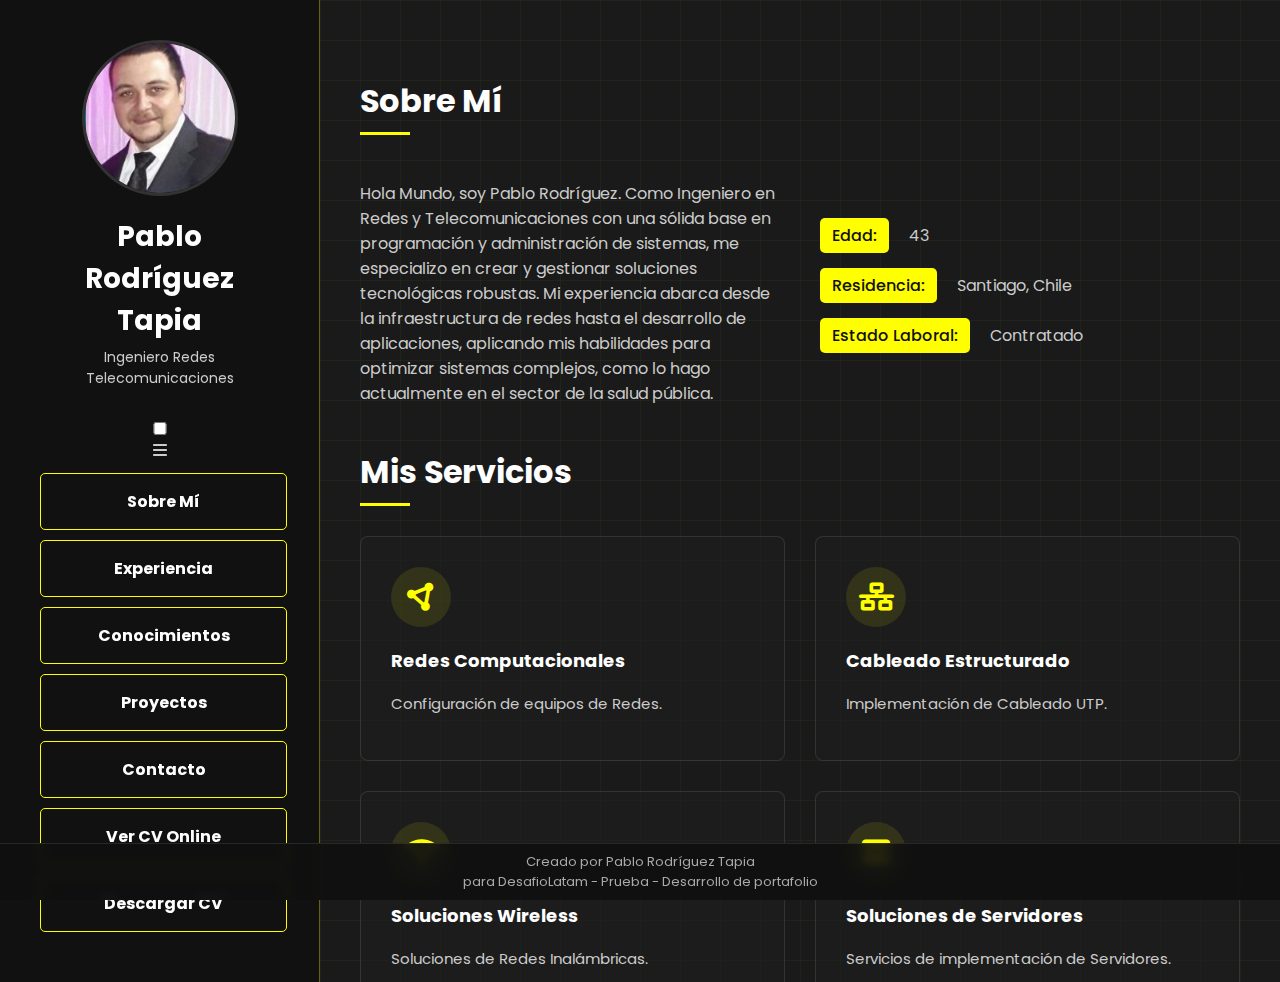
<file: index.html>
<!DOCTYPE html>
<html lang="es">
<head>
    <meta charset="UTF-8">
    <meta name="viewport" content="width=device-width, initial-scale=1.0">
    <title>Pablo Rodríguez - CV y Portafolio</title>
    <link rel="icon" href="assets/images/favicon.ico" type="image/x-icon">
    <link rel="stylesheet" href="assets/css/style.css"> 
    <link rel="preconnect" href="https://fonts.googleapis.com">
    <link rel="preconnect" href="https://fonts.gstatic.com" crossorigin>
    <link href="https://fonts.googleapis.com/css2?family=Poppins:wght@400;500;700&display=swap" rel="stylesheet">
    <link rel="stylesheet" href="https://cdnjs.cloudflare.com/ajax/libs/font-awesome/6.5.2/css/all.min.css" />
</head>
<body class="pagina-principal">

    <div class="contenedor-portafolio">
        <aside class="barra-lateral">
            <div class="seccion-perfil">
                <div class="imagen-perfil">
                    <img src="assets/images/yo.png" alt="Foto de Pablo Rodríguez">
                </div>
                <h1 class="nombre-perfil">Pablo Rodríguez Tapia</h1>
                <p class="titulo-perfil">Ingeniero Redes Telecomunicaciones</p>
                
                <input type="checkbox" id="menu-toggle" class="menu-toggle">
                <label for="menu-toggle" class="boton-hamburguesa" aria-label="Abrir menú">
                    <i class="fa-solid fa-bars"></i>
                </label>
                
                <nav class="navegacion-principal">
                    <a href="assets/seccion/sobre-mi.html" class="boton-navegacion" target="content-frame">Sobre Mí</a>
                    <a href="assets/seccion/experiencia.html" class="boton-navegacion" target="content-frame">Experiencia</a>
                    <a href="assets/seccion/conocimientos.html" class="boton-navegacion" target="content-frame">Conocimientos</a>
                    <a href="assets/seccion/proyectos.html" class="boton-navegacion" target="content-frame">Proyectos</a>
                    <a href="assets/seccion/contacto.html" class="boton-navegacion" target="content-frame">Contacto</a>
                    <a href="assets/seccion/curriculum.html" class="boton-navegacion" target="content-frame">Ver CV Online</a>
                    <a href="assets/arch/CV-Pablo_Rodriguez.pdf" class="boton-navegacion" download="CV Pablo Rodríguez.pdf">Descargar CV</a>
                </nav>
            </div>
        </aside>

        <main class="area-contenido">
            <iframe 
                src="assets/seccion/sobre-mi.html" 
                name="content-frame" 
                frameborder="0"
                scrolling="yes">
            </iframe>
        </main>
    </div>

    <footer class="pie-pagina-global">
        <p>Creado por Pablo Rodríguez Tapia <br> para DesafioLatam - Prueba - Desarrollo de portafolio</p>
    </footer>

</body>
</html>
</file>
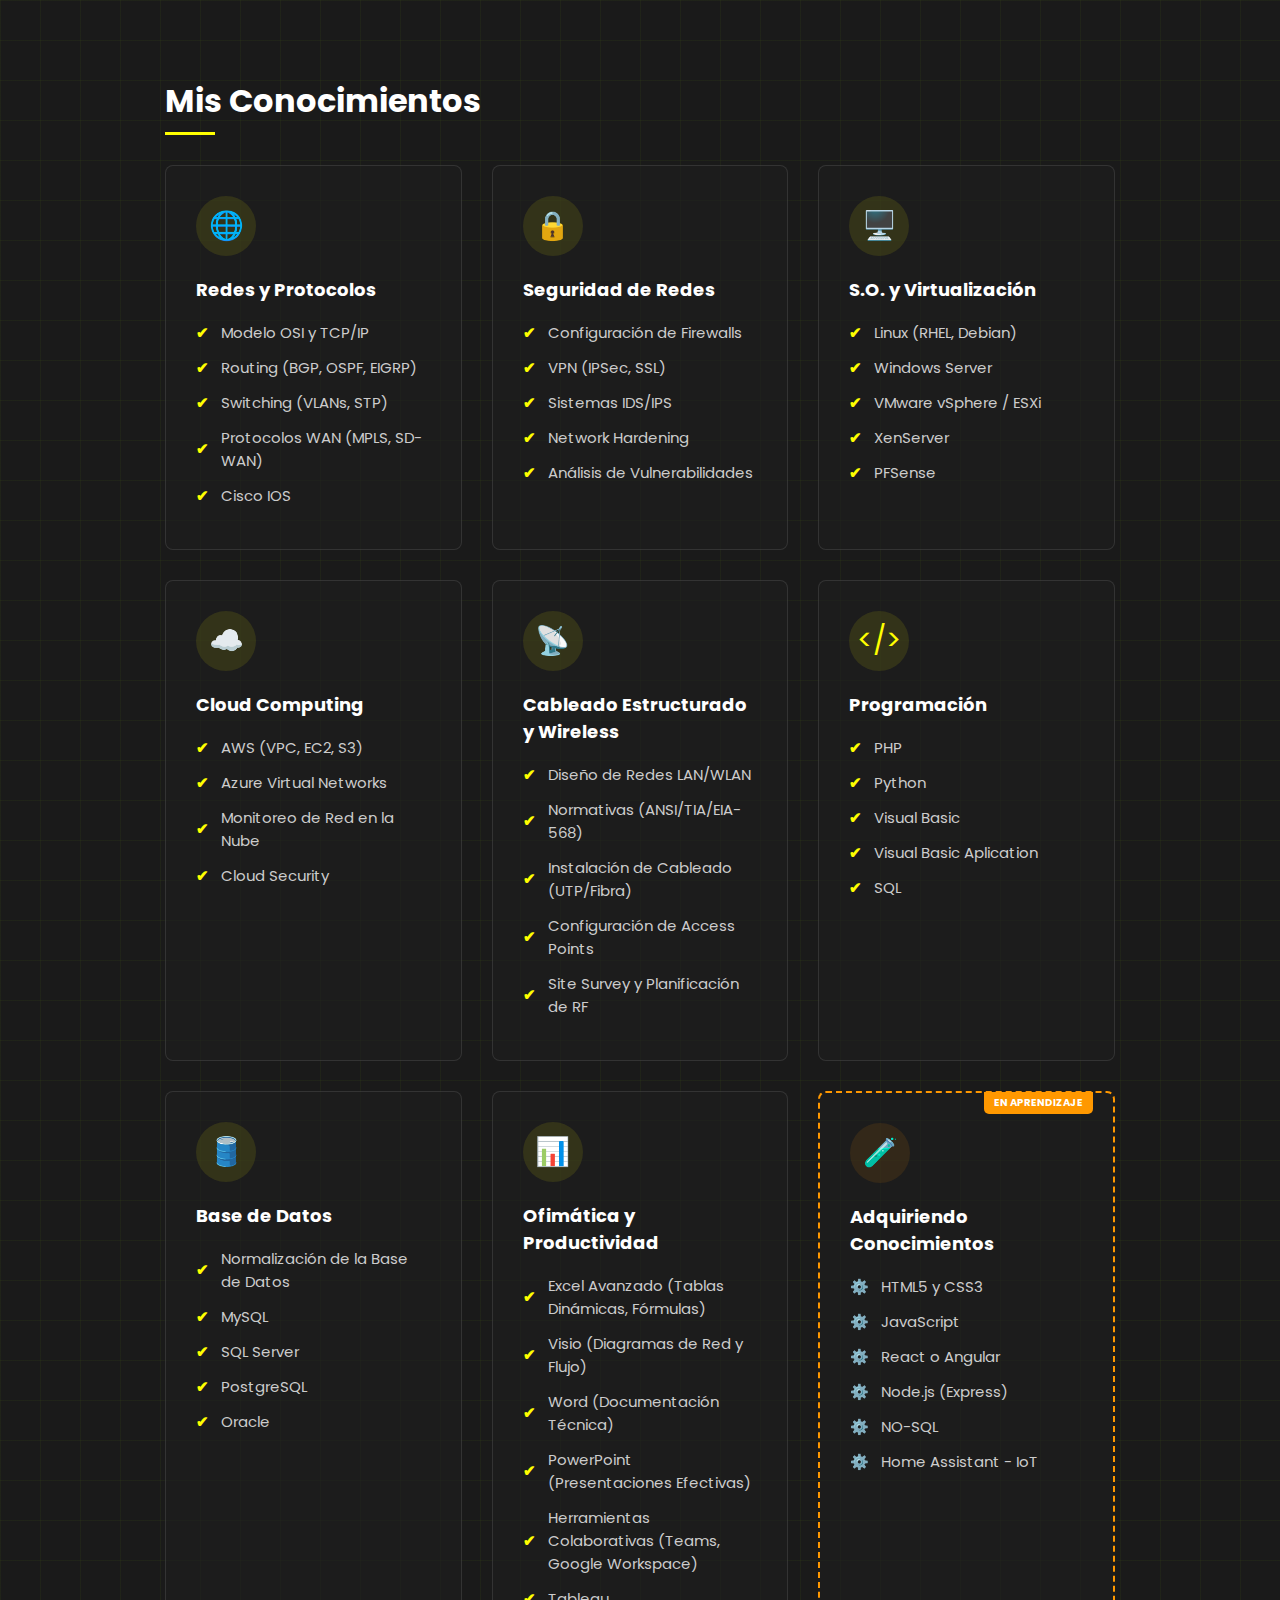
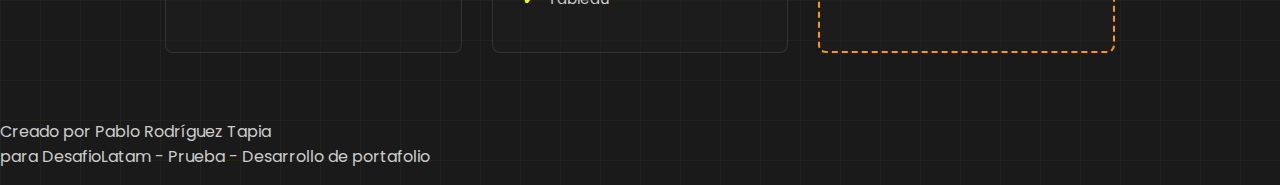
<file: assets/seccion/conocimientos.html>
<!DOCTYPE html>
<html lang="es">
<head>
    <meta charset="UTF-8">
    <meta name="viewport" content="width=device-width, initial-scale=1.0">
    <title>Mis Conocimientos</title>
    <link rel="stylesheet" href="../css/style.css">
    <link rel="preconnect" href="https://fonts.googleapis.com">
    <link rel="preconnect" href="https://fonts.gstatic.com" crossorigin>
    <link href="https://fonts.googleapis.com/css2?family=Poppins:wght@400;500;700&display=swap" rel="stylesheet">
</head>
<body>
    <div class="contenedor-contenido">
        <section id="conocimientos">
            <h2 class="titulo-seccion">Mis Conocimientos</h2>
            <div class="rejilla-conocimientos">
                <div class="tarjeta-conocimiento">
                    <div class="icono-conocimiento">🌐</div>
                    <h3 class="categoria-conocimiento">Redes y Protocolos</h3>
                    <ul class="lista-habilidades">
                        <li>Modelo OSI y TCP/IP</li>
                        <li>Routing (BGP, OSPF, EIGRP)</li>
                        <li>Switching (VLANs, STP)</li>
                        <li>Protocolos WAN (MPLS, SD-WAN)</li>
                        <li>Cisco IOS</li>
                    </ul>
                </div>
                <div class="tarjeta-conocimiento">
                    <div class="icono-conocimiento">🔒</div>
                    <h3 class="categoria-conocimiento">Seguridad de Redes</h3>
                    <ul class="lista-habilidades">
                        <li>Configuración de Firewalls</li>
                        <li>VPN (IPSec, SSL)</li>
                        <li>Sistemas IDS/IPS</li>
                        <li>Network Hardening</li>
                        <li>Análisis de Vulnerabilidades</li>
                    </ul>
                </div>
                <div class="tarjeta-conocimiento">
                    <div class="icono-conocimiento">🖥️</div>
                    <h3 class="categoria-conocimiento">S.O. y Virtualización</h3>
                    <ul class="lista-habilidades">
                        <li>Linux (RHEL, Debian)</li>
                        <li>Windows Server</li>
                        <li>VMware vSphere / ESXi</li>
                        <li>XenServer</li>
                        <li>PFSense</li>
                    </ul>
                </div>
                <div class="tarjeta-conocimiento">
                    <div class="icono-conocimiento">☁️</div>
                    <h3 class="categoria-conocimiento">Cloud Computing</h3>
                    <ul class="lista-habilidades">
                        <li>AWS (VPC, EC2, S3)</li>
                        <li>Azure Virtual Networks</li>
                        <li>Monitoreo de Red en la Nube</li>
                        <li>Cloud Security</li>
                    </ul>
                </div>
                <div class="tarjeta-conocimiento">
                    <div class="icono-conocimiento">📡</div>
                    <h3 class="categoria-conocimiento">Cableado Estructurado y Wireless</h3>
                    <ul class="lista-habilidades">
                        <li>Diseño de Redes LAN/WLAN</li>
                        <li>Normativas (ANSI/TIA/EIA-568)</li>
                        <li>Instalación de Cableado (UTP/Fibra)</li>
                        <li>Configuración de Access Points</li>
                        <li>Site Survey y Planificación de RF</li>
                    </ul>
                </div>
                <div class="tarjeta-conocimiento">
                    <div class="icono-conocimiento">&lt;/&gt;</div>
                    <h3 class="categoria-conocimiento">Programación</h3>
                    <ul class="lista-habilidades">
                        <li>PHP</li>
                        <li>Python</li>
                        <li>Visual Basic</li>
                        <li>Visual Basic Aplication</li>
                        <li>SQL</li>
                    </ul>
                </div>
                <div class="tarjeta-conocimiento">
                    <div class="icono-conocimiento">🛢️</div>
                    <h3 class="categoria-conocimiento">Base de Datos</h3>
                    <ul class="lista-habilidades">
                        <li>Normalización de la Base de Datos</li>
                        <li>MySQL</li>
                        <li>SQL Server</li>
                        <li>PostgreSQL</li>
                        <li>Oracle</li>
                    </ul>
                </div>
                <div class="tarjeta-conocimiento">
                    <div class="icono-conocimiento">📊</div>
                    <h3 class="categoria-conocimiento">Ofimática y Productividad</h3>
                    <ul class="lista-habilidades">
                        <li>Excel Avanzado (Tablas Dinámicas, Fórmulas)</li>
                        <li>Visio (Diagramas de Red y Flujo)</li>
                        <li>Word (Documentación Técnica)</li>
                        <li>PowerPoint (Presentaciones Efectivas)</li>
                        <li>Herramientas Colaborativas (Teams, Google Workspace)</li>
                        <li>Tableau</li>
                    </ul>
                </div>
                <div class="tarjeta-conocimiento tarjeta-conocimiento--aprendizaje">
                    <div class="etiqueta-aprendizaje">En Aprendizaje</div>
                    <div class="icono-conocimiento">🧪</div>
                    <h3 class="categoria-conocimiento">Adquiriendo Conocimientos</h3>
                    <ul class="lista-habilidades lista-habilidades--aprendizaje">
                        <li>HTML5 y CSS3</li>
                        <li>JavaScript</li>
                        <li>React o Angular</li>
                        <li>Node.js (Express)</li>
                        <li>NO-SQL</li>
                        <li>Home Assistant - IoT</li>
                    </ul>
                </div>
            </div>
        </section>

    </div>
         <footer class="pie-pagina-contenido">
        <p>Creado por Pablo Rodríguez Tapia <br> para DesafioLatam - Prueba - Desarrollo de portafolio</p>
    </footer>
</body>
</html>
</file>
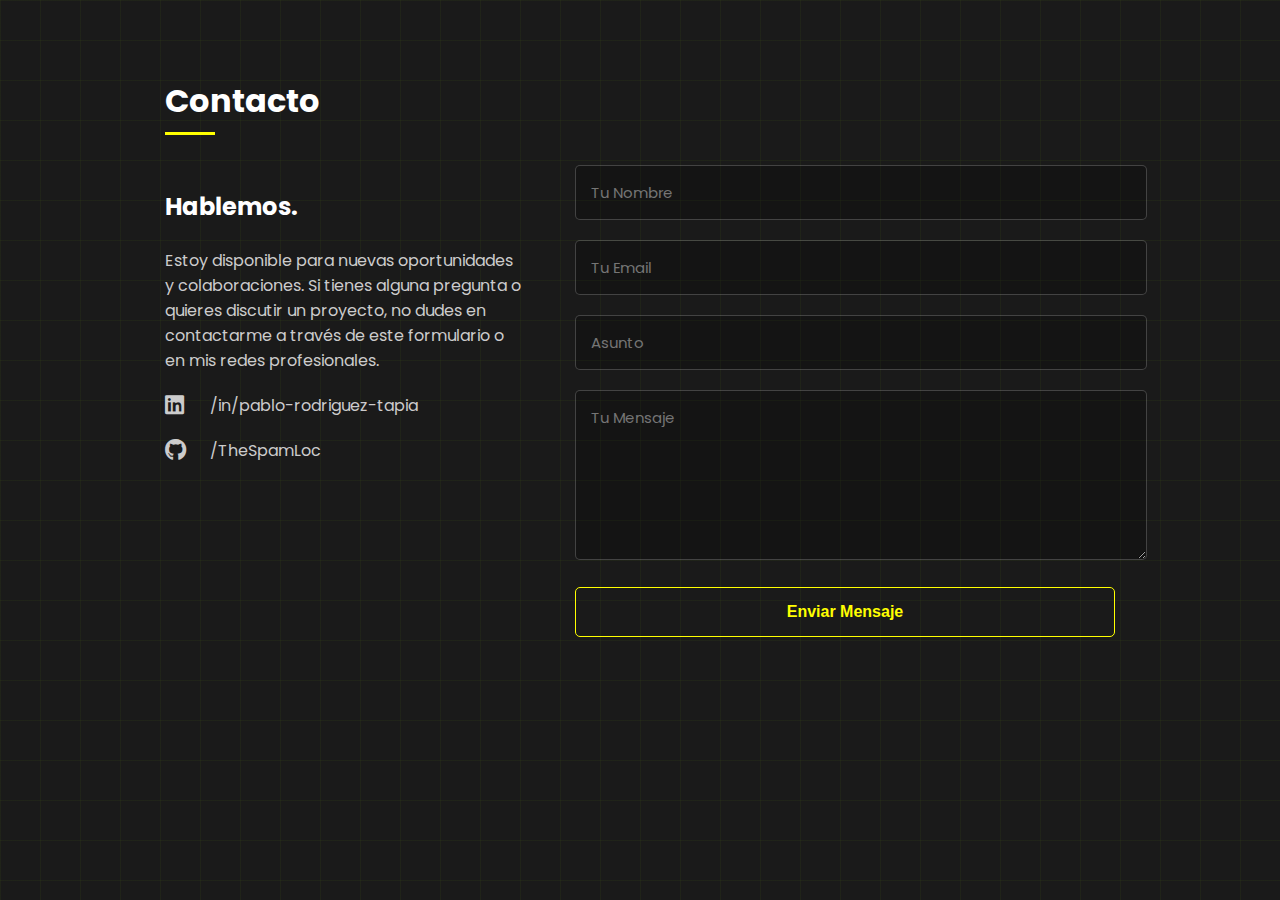
<file: assets/seccion/contacto.html>
<!DOCTYPE html>
<html lang="es">
<head>
    <meta charset="UTF-8">
    <meta name="viewport" content="width=device-width, initial-scale=1.0">
    <title>Contacto - Pablo Rodríguez</title>
    <link rel="stylesheet" href="../css/style.css">
    <link rel="preconnect" href="https://fonts.googleapis.com">
    <link rel="preconnect" href="https://fonts.gstatic.com" crossorigin>
    <link href="https://fonts.googleapis.com/css2?family=Poppins:wght@400;500;700&display=swap" rel="stylesheet">
    <link rel="stylesheet" href="https://cdnjs.cloudflare.com/ajax/libs/font-awesome/6.5.2/css/all.min.css"/>
</head>
<body>
    <div class="contenedor-contenido">
        <section id="contacto">
            <h2 class="titulo-seccion">Contacto</h2>
            <div class="contenedor-contacto">
                <div class="info-contacto">
                    <h3>Hablemos.</h3>
                    <p>
                        Estoy disponible para nuevas oportunidades y colaboraciones. Si tienes alguna pregunta o quieres discutir un proyecto, no dudes en contactarme a través de este formulario o en mis redes profesionales.
                    </p>
                    <div class="enlaces-profesionales">
                        <a href="https://cl.linkedin.com/in/pablo-rodriguez-tapia" target="_blank">
                            <i class="fa-brands fa-linkedin"></i>
                            <span>/in/pablo-rodriguez-tapia</span>
                        </a>
                        <a href="https://github.com/TheSpamLoc" target="_blank">
                            <i class="fa-brands fa-github"></i>
                            <span>/TheSpamLoc</span>
                        </a>
                    </div>
                </div>
                <div class="formulario-contacto">
                    <form action="#" method="POST">
                        <input type="text" name="name" placeholder="Tu Nombre" required pattern="[A-Za-zÁÉÍÓÚáéíóúÑñ\s]+" title="Solo se permiten letras y espacios">
                        <input type="email" name="email" placeholder="Tu Email" required>
                        <input type="text" name="subject" placeholder="Asunto" required>
                        <textarea name="message" rows="6" placeholder="Tu Mensaje" required></textarea>
                        <button type="submit" class="boton-enviar">Enviar Mensaje</button>
                    </form>
                </div>
            </div>
        </section>
    </div>
</body>
</html>
</file>
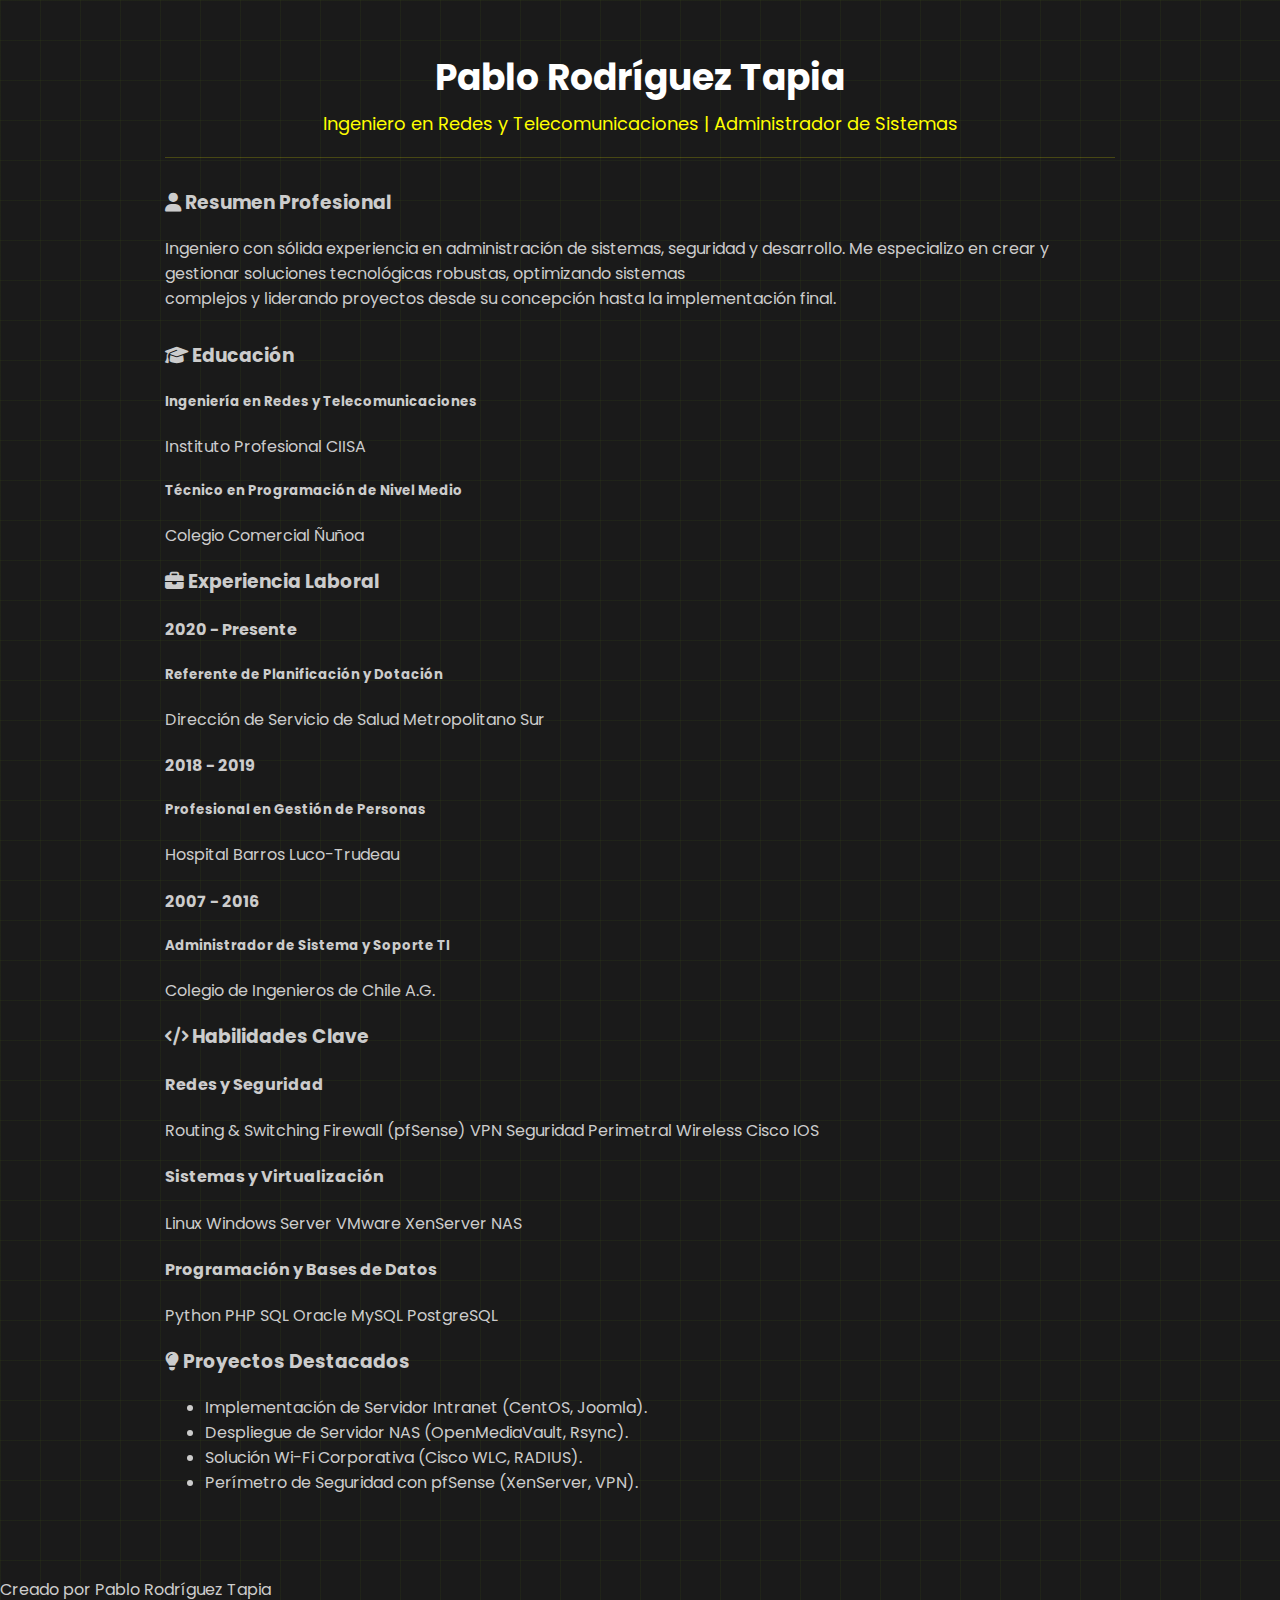
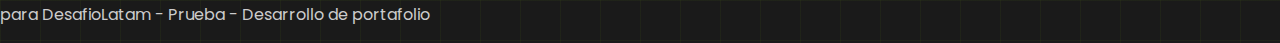
<file: assets/seccion/curriculum.html>
<!DOCTYPE html>
<html lang="es">
<head>
    <meta charset="UTF-8">
    <meta name="viewport" content="width=device-width, initial-scale=1.0">
    <title>Curriculum Vitae - Pablo Rodríguez</title>
    <link rel="stylesheet" href="../css/style.css">
    <link rel="preconnect" href="https://fonts.googleapis.com">
    <link rel="preconnect" href="https://fonts.gstatic.com" crossorigin>
    <link href="https://fonts.googleapis.com/css2?family=Poppins:wght@400;500;700&display=swap" rel="stylesheet">
    <link rel="stylesheet" href="https://cdnjs.cloudflare.com/ajax/libs/font-awesome/6.5.2/css/all.min.css"/>
</head>
<body>
    <div class="contenedor-contenido">
        <section id="curriculum">

            <div class="cv-encabezado">
                <h1>Pablo Rodríguez Tapia</h1>
                <p>Ingeniero en Redes y Telecomunicaciones | Administrador de Sistemas</p>
            </div>

            <div class="cv-apartado-full">
                <h3 class="cv-titulo-apartado"><i class="fa-solid fa-user"></i> Resumen Profesional</h3>
                <p class="resumen-cv">
                    Ingeniero con sólida experiencia en administración de sistemas, seguridad y desarrollo. Me especializo en crear y gestionar soluciones tecnológicas robustas, optimizando sistemas <br> complejos y liderando proyectos desde su concepción hasta la implementación final.
                </p>
            </div>
            
            <div class="contenedor-cv">
                <div class="cv-columna-izquierda">
                    
                    <h3 class="cv-titulo-apartado"><i class="fa-solid fa-graduation-cap"></i> Educación</h3>
                    <div class="item-educacion">
                        <h5>Ingeniería en Redes y Telecomunicaciones</h5>
                        <p>Instituto Profesional CIISA</p>
                    </div>
                    <div class="item-educacion">
                        <h5>Técnico en Programación de Nivel Medio</h5>
                        <p>Colegio Comercial Ñuñoa</p>
                    </div>

                    <h3 class="cv-titulo-apartado"><i class="fa-solid fa-briefcase"></i> Experiencia Laboral</h3>
                    <div class="cv-experiencia">
                        <h4>2020 - Presente</h4>
                        <h5>Referente de Planificación y Dotación</h5>
                        <p class="empresa-cv">Dirección de Servicio de Salud Metropolitano Sur</p>
                    </div>
                    <div class="cv-experiencia">
                        <h4>2018 - 2019</h4>
                        <h5>Profesional en Gestión de Personas</h5>
                        <p class="empresa-cv">Hospital Barros Luco-Trudeau</p>
                    </div>
                     <div class="cv-experiencia">
                        <h4>2007 - 2016</h4>
                        <h5>Administrador de Sistema y Soporte TI</h5>
                        <p class="empresa-cv">Colegio de Ingenieros de Chile A.G.</p>
                    </div>
                </div>

                <div class="cv-columna-derecha">
                    <h3 class="cv-titulo-apartado"><i class="fa-solid fa-code"></i> Habilidades Clave</h3>
                    <div class="contenedor-habilidades-cv">
                        <h4>Redes y Seguridad</h4>
                        <div class="etiquetas-habilidades">
                            <span>Routing & Switching</span> <span>Firewall (pfSense)</span> <span>VPN</span> <span>Seguridad Perimetral</span> <span>Wireless</span> <span>Cisco IOS</span>
                        </div>
                        <h4>Sistemas y Virtualización</h4>
                        <div class="etiquetas-habilidades">
                            <span>Linux</span> <span>Windows Server</span> <span>VMware</span> <span>XenServer</span> <span>NAS</span>
                        </div>
                        <h4>Programación y Bases de Datos</h4>
                        <div class="etiquetas-habilidades">
                            <span>Python</span> <span>PHP</span> <span>SQL</span> <span>Oracle</span> <span>MySQL</span> <span>PostgreSQL</span>
                        </div>
                    </div>

                    <h3 class="cv-titulo-apartado"><i class="fa-solid fa-lightbulb"></i> Proyectos Destacados</h3>
                    <ul class="lista-proyectos-cv">
                        <li>Implementación de Servidor Intranet (CentOS, Joomla).</li>
                        <li>Despliegue de Servidor NAS (OpenMediaVault, Rsync).</li>
                        <li>Solución Wi-Fi Corporativa (Cisco WLC, RADIUS).</li>
                        <li>Perímetro de Seguridad con pfSense (XenServer, VPN).</li>
                    </ul>
                </div>
            </div>
        </section>
    </div>
     <footer class="pie-pagina-contenido">
        <p>Creado por Pablo Rodríguez Tapia <br> para DesafioLatam - Prueba - Desarrollo de portafolio</p>
    </footer>
</body>
</html>
</file>
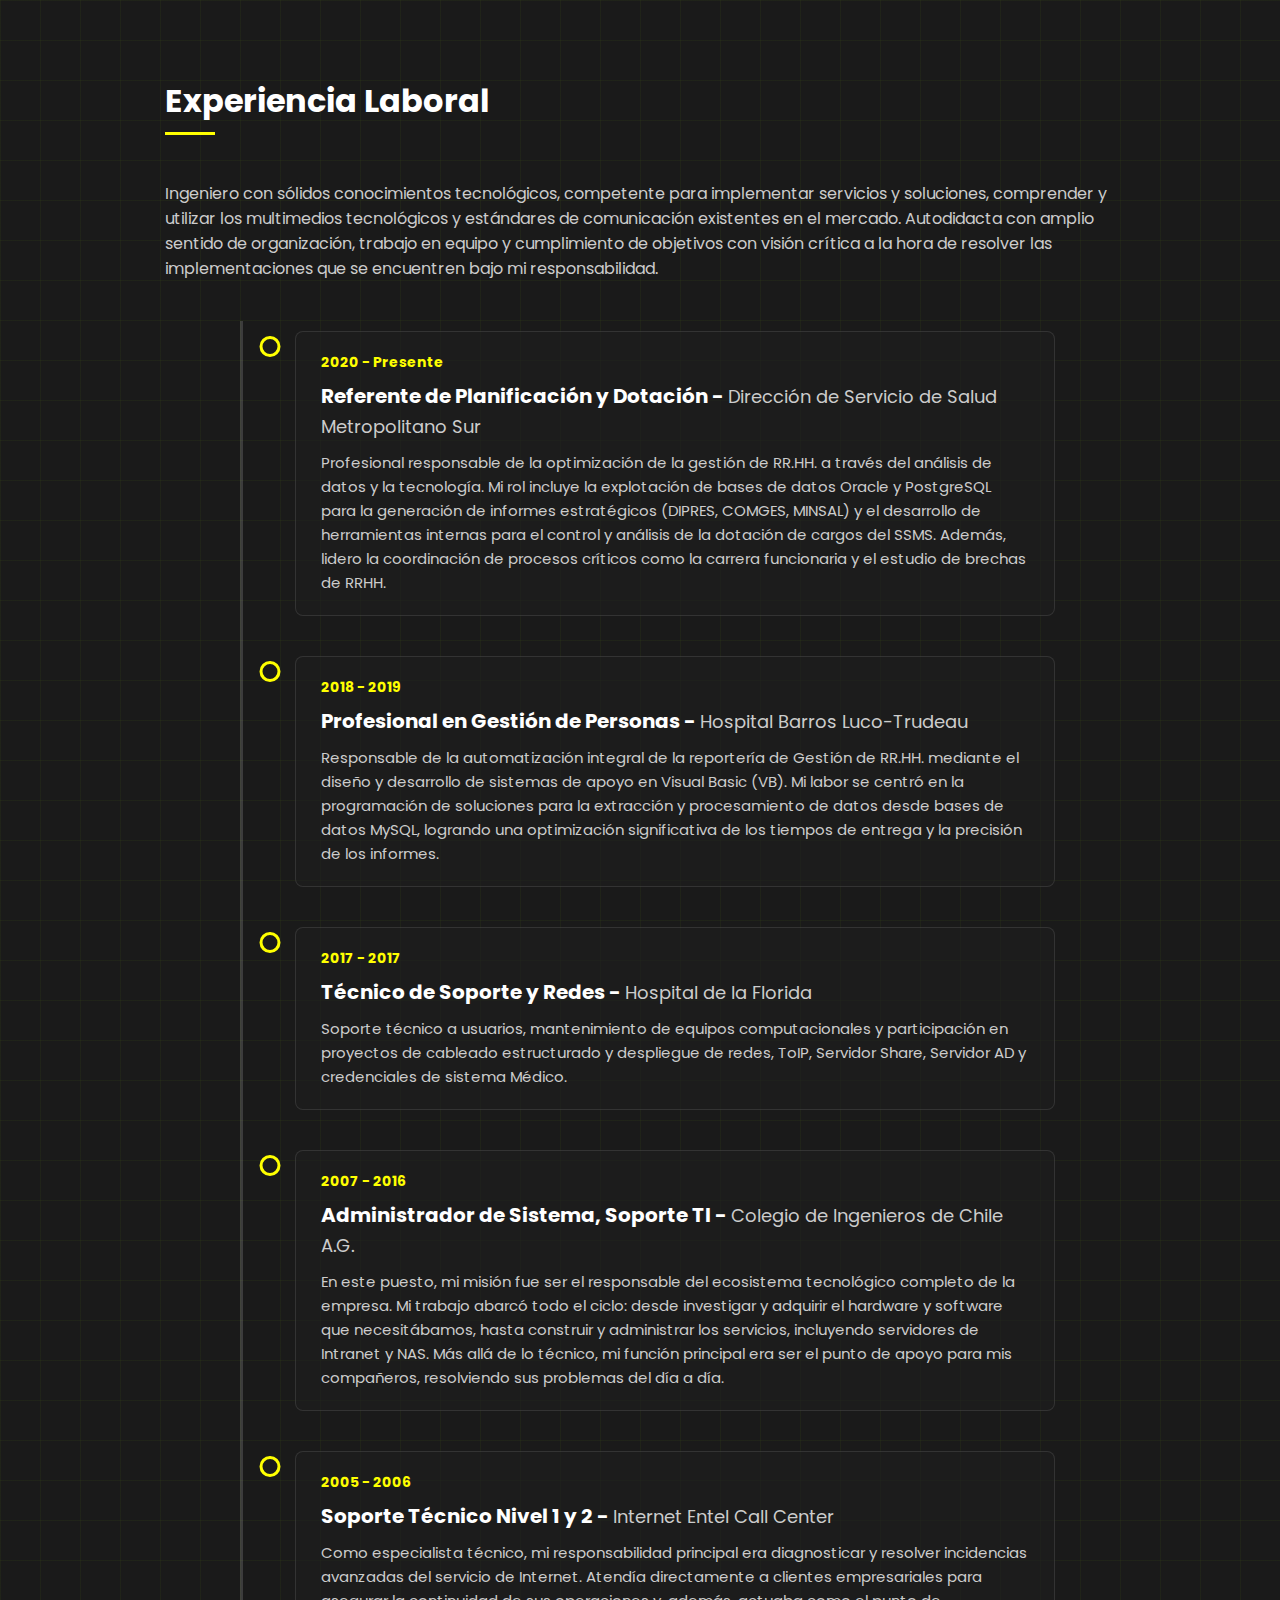
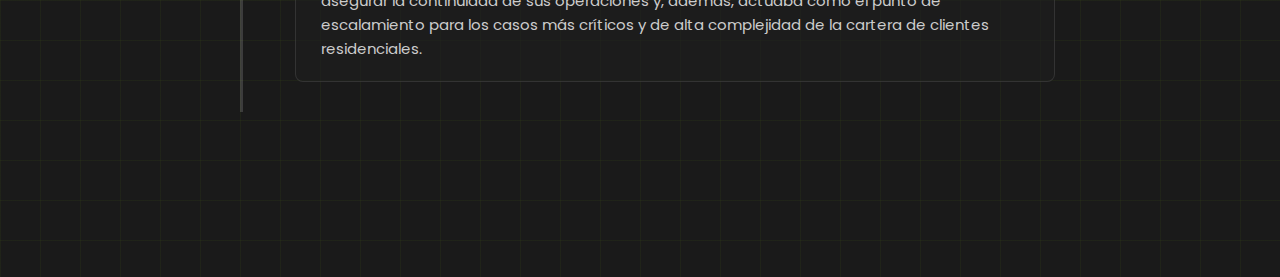
<file: assets/seccion/experiencia.html>
<!DOCTYPE html>
<html lang="es">
<head>
    <meta charset="UTF-8">
    <meta name="viewport" content="width=device-width, initial-scale=1.0">
    <title>Experiencia Laboral - Pablo Rodríguez</title>
    <link rel="stylesheet" href="../css/style.css">
    <link rel="preconnect" href="https://fonts.googleapis.com">
    <link rel="preconnect" href="https://fonts.gstatic.com" crossorigin>
    <link href="https://fonts.googleapis.com/css2?family=Poppins:wght@400;500;700&display=swap" rel="stylesheet">
</head>
<body>
    <div class="contenedor-contenido">
        <section id="experiencia">
            <h2 class="titulo-seccion">Experiencia Laboral</h2>
            <p>Ingeniero con sólidos conocimientos tecnológicos, competente para implementar servicios y soluciones, comprender y utilizar los multimedios tecnológicos y estándares de comunicación existentes en el mercado. Autodidacta con amplio sentido de organización, trabajo en equipo y cumplimiento de objetivos con visión crítica a la hora de resolver las implementaciones que se encuentren bajo mi responsabilidad.</p>
            <div class="linea-de-tiempo">
                <div class="item-tiempo">
                    <div class="punto-tiempo"></div>
                    <div class="contenido-tiempo">
                        <div class="fecha-tiempo">2020 - Presente</div>
                        <h3 class="titulo-tiempo">Referente de Planificación y Dotación - <span class="empresa">Dirección de Servicio de Salud Metropolitano Sur</span></h3>
                        <p class="descripcion-tiempo">
                            Profesional responsable de la optimización de la gestión de RR.HH. a través del análisis de datos y la tecnología. Mi rol incluye la explotación de bases de datos Oracle y PostgreSQL para la generación de informes estratégicos (DIPRES, COMGES, MINSAL) y el desarrollo de herramientas internas para el control y análisis de la dotación de cargos del SSMS. Además, lidero la coordinación de procesos críticos como la carrera funcionaria y el estudio de brechas de RRHH.
                        </p>
                    </div>
                </div>
                <div class="item-tiempo">
                    <div class="punto-tiempo"></div>
                    <div class="contenido-tiempo">
                        <div class="fecha-tiempo">2018 - 2019</div>
                        <h3 class="titulo-tiempo">Profesional en Gestión de Personas - <span class="empresa">Hospital Barros Luco-Trudeau</span></h3>
                        <p class="descripcion-tiempo">
                            Responsable de la automatización integral de la reportería de Gestión de RR.HH. mediante el diseño y desarrollo de sistemas de apoyo en Visual Basic (VB). Mi labor se centró en la programación de soluciones para la extracción y procesamiento de datos desde bases de datos MySQL, logrando una optimización significativa de los tiempos de entrega y la precisión de los informes.
                        </p>
                    </div>
                </div>
                <div class="item-tiempo">
                    <div class="punto-tiempo"></div>
                    <div class="contenido-tiempo">
                        <div class="fecha-tiempo">2017 - 2017</div>
                        <h3 class="titulo-tiempo">Técnico de Soporte y Redes - <span class="empresa">Hospital de la Florida</span></h3>
                        <p class="descripcion-tiempo">
                            Soporte técnico a usuarios, mantenimiento de equipos computacionales y participación en proyectos de cableado estructurado y despliegue de redes, ToIP, Servidor Share, Servidor AD y credenciales de sistema Médico.
                        </p>
                    </div>
                </div>
                <div class="item-tiempo">
                    <div class="punto-tiempo"></div>
                    <div class="contenido-tiempo">
                        <div class="fecha-tiempo">2007 - 2016</div>
                        <h3 class="titulo-tiempo">Administrador de Sistema, Soporte TI - <span class="empresa">Colegio de Ingenieros de Chile A.G.</span></h3>
                        <p class="descripcion-tiempo">
                            En este puesto, mi misión fue ser el responsable del ecosistema tecnológico completo de la empresa. Mi trabajo abarcó todo el ciclo: desde investigar y adquirir el hardware y software que necesitábamos, hasta construir y administrar los servicios, incluyendo servidores de Intranet y NAS. Más allá de lo técnico, mi función principal era ser el punto de apoyo para mis compañeros, resolviendo sus problemas del día a día.
                        </p>
                    </div>
                </div>
                <div class="item-tiempo">
                    <div class="punto-tiempo"></div>
                    <div class="contenido-tiempo">
                        <div class="fecha-tiempo">2005 - 2006</div>
                        <h3 class="titulo-tiempo">Soporte Técnico Nivel 1 y 2 - <span class="empresa">Internet Entel Call Center</span></h3>
                        <p class="descripcion-tiempo">
                            Como especialista técnico, mi responsabilidad principal era diagnosticar y resolver incidencias avanzadas del servicio de Internet. Atendía directamente a clientes empresariales para asegurar la continuidad de sus operaciones y, además, actuaba como el punto de escalamiento para los casos más críticos y de alta complejidad de la cartera de clientes residenciales.
                        </p>
                    </div>
                </div>
            </div>
                        <br>
        <br>
            <br>

        </section>
    </div>
</body>
</html>
</file>
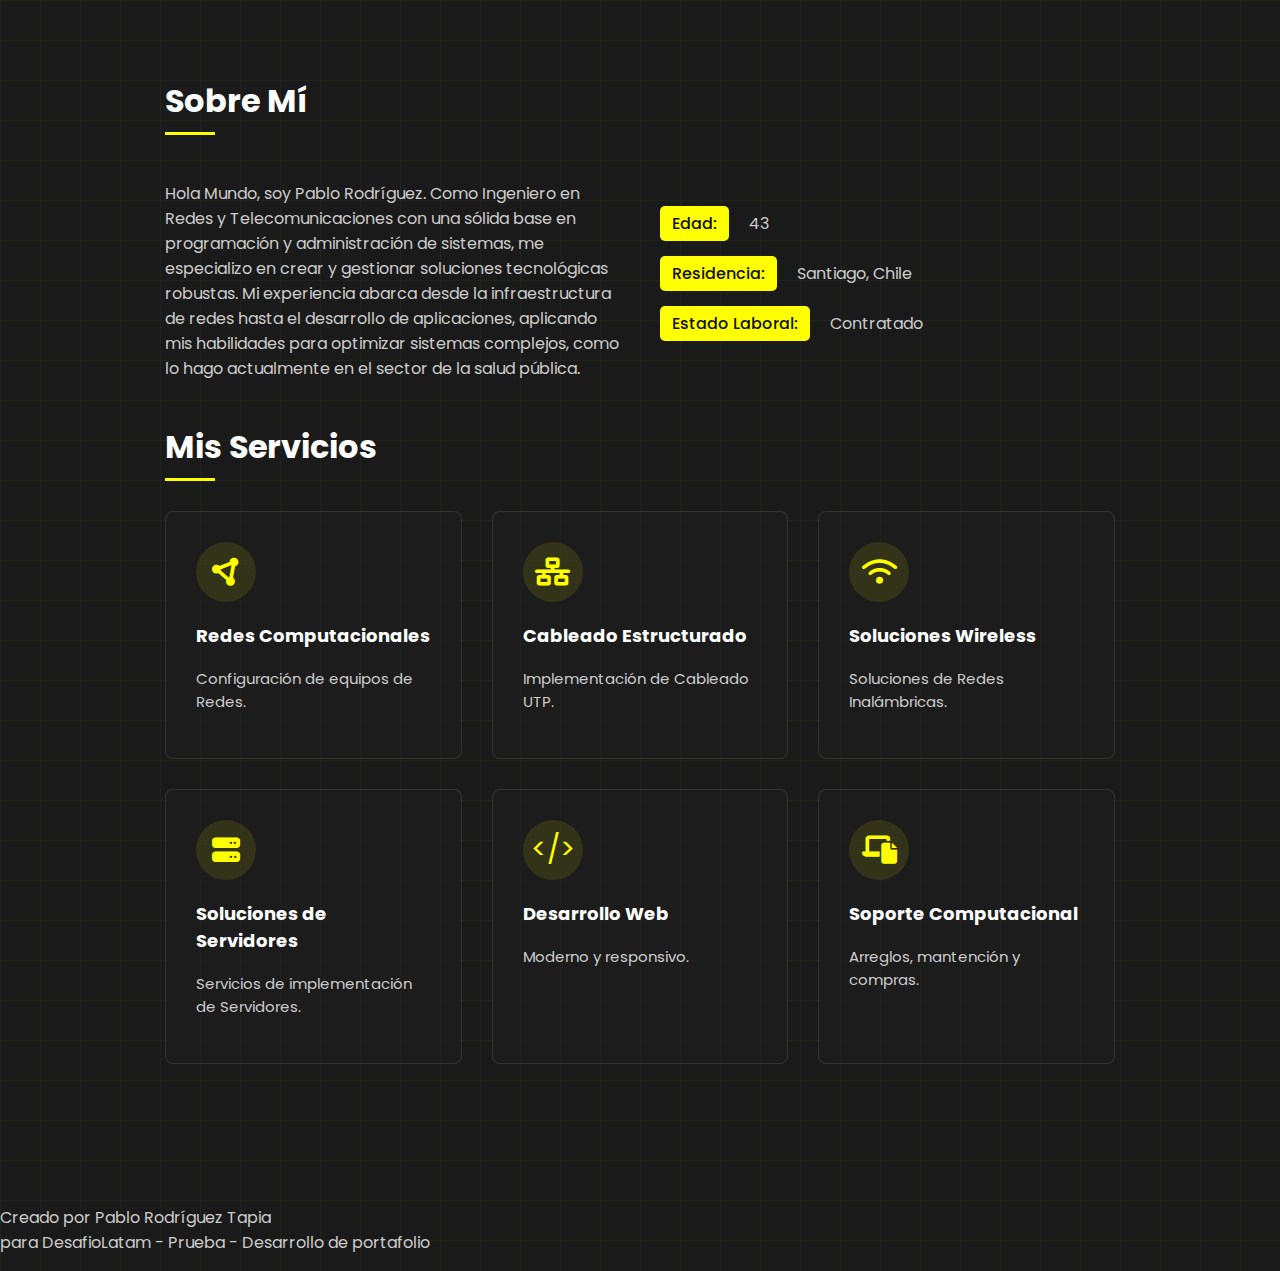
<file: assets/seccion/sobre-mi.html>
<!DOCTYPE html>
<html lang="es">
<head>
    <meta charset="UTF-8">
    <meta name="viewport" content="width=device-width, initial-scale=1.0">
    <title>Sobre Mí</title>
    <link rel="stylesheet" href="../css/style.css">
    <link rel="preconnect" href="https://fonts.googleapis.com">
    <link rel="preconnect" href="https://fonts.gstatic.com" crossorigin>
    <link href="https://fonts.googleapis.com/css2?family=Poppins:wght@400;500;700&display=swap" rel="stylesheet">
    <link rel="stylesheet" href="https://cdnjs.cloudflare.com/ajax/libs/font-awesome/6.5.2/css/all.min.css"/>
</head>
<body>
    <div class="contenedor-contenido">
        <section id="sobre-mi">
            <h2 class="titulo-seccion">Sobre Mí</h2>
            <div class="contenedor-sobre-mi">
                <div class="descripcion-sobre-mi">
                    <p>
                        Hola Mundo, soy Pablo Rodríguez. Como Ingeniero en Redes y Telecomunicaciones con una sólida base en programación y administración de sistemas, me especializo en crear y gestionar soluciones tecnológicas robustas. Mi experiencia abarca desde la infraestructura de redes hasta el desarrollo de aplicaciones, aplicando mis habilidades para optimizar sistemas complejos, como lo hago actualmente en el sector de la salud pública.
                    </p>
                </div>
                <div class="info-sobre-mi">
                    <ul>
                        <li><span class="etiqueta-info">Edad:</span> 43</li>
                        <li><span class="etiqueta-info">Residencia:</span> Santiago, Chile</li>
                        <li><span class="etiqueta-info">Estado Laboral:</span> Contratado</li>
                    </ul>
                </div>
            </div>
        </section>
        <section id="servicios">
            <h2 class="titulo-seccion">Mis Servicios</h2>
            <div class="rejilla-servicios">
                <div class="tarjeta-servicio">
                    <div class="icono-servicio"><i class="fa-solid fa-circle-nodes"></i></div>
                    <h3 class="titulo-servicio">Redes Computacionales</h3>
                    <p class="descripcion-servicio">Configuración de equipos de Redes.</p>
                </div>
                <div class="tarjeta-servicio">
                    <div class="icono-servicio"><i class="fa-solid fa-network-wired"></i></div>
                    <h3 class="titulo-servicio">Cableado Estructurado</h3>
                    <p class="descripcion-servicio">Implementación de Cableado UTP.</p>
                </div>
                <div class="tarjeta-servicio">
                    <div class="icono-servicio"><i class="fa-solid fa-wifi"></i></div>
                    <h3 class="titulo-servicio">Soluciones Wireless</h3>
                    <p class="descripcion-servicio">Soluciones de Redes Inalámbricas.</p>
                </div>
                <div class="tarjeta-servicio">
                    <div class="icono-servicio"><i class="fa-solid fa-server"></i></div>
                    <h3 class="titulo-servicio">Soluciones de Servidores</h3>
                    <p class="descripcion-servicio">Servicios de implementación de Servidores.</p>
                </div>
                <div class="tarjeta-servicio">
                    <div class="icono-servicio">&lt;/&gt;</div>
                    <h3 class="titulo-servicio">Desarrollo Web</h3>
                    <p class="descripcion-servicio">Moderno y responsivo.</p>
                </div>
                <div class="tarjeta-servicio">
                    <div class="icono-servicio"><i class="fa-solid fa-laptop-file"></i></div>
                    <h3 class="titulo-servicio">Soporte Computacional</h3>
                    <p class="descripcion-servicio">Arreglos, mantención y compras.</p>
                </div>
            </div>
        </section>
    <br>
        <br>
            <br>
    </div>

     <footer class="pie-pagina-contenido">
        <p>Creado por Pablo Rodríguez Tapia <br> para DesafioLatam - Prueba - Desarrollo de portafolio</p>
    </footer>
</body>
</html>
</file>
<file: assets/css/style.css>
/* =============================================
   ==== ESTILOS GENERALES Y ESTRUCTURA
   ============================================= */
/* CAMBIO: La regla "overflow: hidden" se mueve a una clase específica */
.pagina-principal {
    overflow: hidden;
}

body {
    margin: 0;
    font-family: 'Poppins', sans-serif;
    background-color: #1a1a1a;
    color: #ccc;
    --color-rejilla: rgba(87, 122, 21, 0.1);
    background-image:
        linear-gradient(to right, var(--color-rejilla) 1px, transparent 1px),
        linear-gradient(to bottom, var(--color-rejilla) 1px, transparent 1px);
    background-size: 40px 40px;
}

.contenedor-portafolio {
    display: grid;
    grid-template-columns: 320px 1fr;
    height: 100vh;
}

/* =============================================
   ==== BARRA LATERAL
   ============================================= */
.barra-lateral {
    background-color: rgba(15, 15, 15, 0.8);
    backdrop-filter: blur(5px);
    padding: 40px;
    display: flex;
    flex-direction: column;
    justify-content: center;
    border-right: 1px solid rgba(197, 194, 4, 0.473);
    text-align: center;
}

/* ... (el resto de los estilos de .barra-lateral y sus hijos permanecen igual) ... */
.seccion-perfil {
    flex-grow: 1;
    display: flex;
    flex-direction: column;
    justify-content: center;
}
.imagen-perfil {
    width: 150px;
    height: 150px;
    border-radius: 50%;
    margin: 0 auto 20px auto;
    border: 3px solid #333;
    overflow: hidden;
}
.imagen-perfil img {
    width: 100%;
    height: 100%;
    object-fit: cover;
}
.nombre-perfil {
    font-size: 28px;
    color: #fff;
    margin: 0 0 5px 0;
}
.titulo-perfil {
    margin: 0 0 30px 0;
    font-size: 14px;
}
.boton-navegacion {
    display: block;
    width: 90%;
    margin: 10px auto;
    padding: 15px;
    color: #fff;
    background-color: transparent;
    border: 1px solid #ffff00;
    border-radius: 5px;
    text-decoration: none;
    font-weight: bold;
    transition: background-color 0.3s ease, color 0.3s ease;
}
.boton-navegacion:hover {
    background-color: #ffff00;
    color: #111;
}

/* =============================================
   ==== PIE DE PÁGINA (FOOTER)
   ============================================= */
/* CAMBIO: Nuevos estilos para un footer global y fijo */
.pie-pagina-global {
    position: fixed;
    bottom: 0;
    left: 0;
    width: 100%;
    background-color: rgba(15, 15, 15, 0.9);
    backdrop-filter: blur(5px);
    color: #aaa;
    text-align: center;
    padding: 8px 0;
    font-size: 13px;
    z-index: 100;
    border-top: 1px solid rgba(255, 255, 255, 0.1);
}
.pie-pagina-global p {
    margin: 0;
}


/* ... (el resto del archivo CSS desde "ÁREA DE CONTENIDO" hasta el final permanece igual) ... */
/* =============================================
   ==== ÁREA DE CONTENIDO (IFRAME)
   ============================================= */
.area-contenido {
    overflow: hidden;
}
.area-contenido iframe {
    width: 100%;
    height: 100%;
    border: none;
}
/* =============================================
   ==== ESTILOS DEL CONTENIDO DEL IFRAME
   ============================================= */
.contenedor-contenido {
    max-width: 950px;
    margin: 0 auto;
    padding: 50px 40px;
}
.titulo-seccion {
    font-size: 32px;
    color: #ffffff;
    margin-bottom: 40px;
    position: relative;
    display: inline-block;
}
.titulo-seccion::after {
    content: '';
    position: absolute;
    bottom: -10px;
    left: 0;
    width: 50px;
    height: 3px;
    background-color: #ffff00;
}
/* =============================================
   ==== SECCIONES Y TARJETAS
   ============================================= */
.contenedor-sobre-mi {
    display: grid;
    grid-template-columns: 1fr 1fr;
    gap: 40px;
    align-items: center;
}
.descripcion-sobre-mi p, .info-sobre-mi li {
    font-size: 16px;
    color: #cccccc;
}
.info-sobre-mi ul {
    list-style: none;
    padding: 0;
    margin: 0;
}
.info-sobre-mi li {
    display: flex;
    align-items: center;
    margin-bottom: 15px;
}
.etiqueta-info {
    background-color: #ffff00;
    color: #111;
    font-weight: 500;
    padding: 5px 12px;
    border-radius: 5px;
    margin-right: 20px;
    white-space: nowrap;
}
.rejilla-servicios, .rejilla-conocimientos {
    display: grid;
    gap: 30px;
    grid-template-columns: repeat(auto-fit, minmax(280px, 1fr));
}
.tarjeta-servicio, .tarjeta-conocimiento {
    background-color: rgba(30, 30, 30, 0.6);
    border: 1px solid rgba(255, 255, 255, 0.1);
    border-radius: 8px;
    padding: 30px;
    transition: transform 0.3s ease, box-shadow 0.3s ease, border-color 0.3s ease;
    text-align: left;
}
.tarjeta-servicio:hover, .tarjeta-conocimiento:hover {
    transform: translateY(-8px);
    box-shadow: 0 12px 28px rgba(0, 0, 0, 0.2);
    border-color: #ffff00;
}
.icono-servicio, .icono-conocimiento {
    width: 60px;
    height: 60px;
    background-color: rgba(255, 255, 0, 0.1);
    color: #ffff00;
    border-radius: 50%;
    display: flex;
    justify-content: center;
    align-items: center;
    font-size: 28px;
    margin-bottom: 20px;
}
.titulo-servicio, .categoria-conocimiento {
    color: #ffffff;
    font-size: 18px;
    margin-top: 0;
}
.descripcion-servicio {
    color: #cccccc;
    font-size: 15px;
}
.lista-habilidades {
    list-style: none;
    padding: 0;
    margin: 0;
    text-align: left;
}
.lista-habilidades li {
    margin-bottom: 12px;
    font-size: 15px;
    color: #cccccc;
    display: flex;
    align-items: center;
}
.lista-habilidades li::before {
    content: '✔';
    color: #ffff00;
    font-weight: bold;
    margin-right: 12px;
}

/* =============================================
   ==== COMPONENTES ESPECIALES
   ============================================= */
.tarjeta-conocimiento--aprendizaje {
    border: 2px dashed #ff9800; 
    position: relative;
}
.tarjeta-conocimiento--aprendizaje:hover {
    transform: none;
    box-shadow: 0 0 20px rgba(255, 152, 0, 0.25);
    border-color: #ff9800;
}
.etiqueta-aprendizaje {
    position: absolute;
    top: -1px;
    right: 20px;
    background-color: #ff9800;
    color: #ffffff;
    padding: 3px 10px;
    font-size: 10px;
    font-weight: bold;
    text-transform: uppercase;
    border-radius: 0 0 5px 5px;
}
.tarjeta-conocimiento--aprendizaje .icono-conocimiento {
    background-color: rgba(255, 152, 0, 0.1);
    color: #ff9800;
}
.lista-habilidades--aprendizaje li::before {
    content: '⚙️';
    margin-right: 12px;
}

/* =============================================
   ==== SECCIÓN EXPERIENCIA (LÍNEA DE TIEMPO)
   ============================================= */
.linea-de-tiempo {
    position: relative;
    max-width: 800px;
    margin: 40px auto;
    padding-left: 30px;
}
.linea-de-tiempo::after {
    content: '';
    position: absolute;
    width: 3px;
    background-color: rgba(255, 255, 255, 0.15);
    top: 0;
    bottom: 0;
    left: 15px;
}
.item-tiempo {
    padding: 10px 0 30px 40px;
    position: relative;
}
.punto-tiempo {
    content: '';
    position: absolute;
    width: 15px;
    height: 15px;
    background-color: #1a1a1a;
    border: 3px solid #ffff00;
    border-radius: 50%;
    top: 15px;
    left: 15px;
    transform: translateX(-50%);
    z-index: 1;
}
.contenido-tiempo {
    background-color: rgba(30, 30, 30, 0.6);
    border: 1px solid rgba(255, 255, 255, 0.1);
    border-radius: 8px;
    padding: 20px 25px;
}
.fecha-tiempo {
    color: #ffff00;
    font-weight: bold;
    font-size: 14px;
    margin-bottom: 8px;
}
.titulo-tiempo {
    font-size: 20px;
    color: #ffffff;
    margin: 0 0 10px 0;
}
.titulo-tiempo .empresa {
    color: #cccccc;
    font-weight: normal;
    font-size: 18px;
}
.descripcion-tiempo {
    margin: 0;
    font-size: 15px;
    color: #cccccc;
    line-height: 1.6;
}

/* =============================================
   ==== SECCIÓN PROYECTOS
   ============================================= */
.contenedor-proyectos {
    width: 100%;
}
.tarjeta-proyecto {
    display: flex;
    background-color: rgba(30, 30, 30, 0.6);
    border: 1px solid rgba(255, 255, 255, 0.1);
    border-radius: 8px;
    padding: 25px;
    margin-bottom: 30px;
    gap: 30px;
    align-items: center;
    transition: box-shadow 0.3s ease, border-color 0.3s ease;
}
.tarjeta-proyecto:hover {
    border-color: #ffff00;
    box-shadow: 0 8px 25px rgba(0, 0, 0, 0.2);
}
.imagen-proyecto {
    width: 220px;
    height: 160px;
    flex-shrink: 0;
    border-radius: 5px;
    overflow: hidden;
}
.imagen-proyecto img {
    width: 100%;
    height: 100%;
    object-fit: cover;
}
.detalles-proyecto {
    flex: 1;
}
.titulo-proyecto {
    color: #ffffff;
    font-size: 22px;
    margin-top: 0;
    margin-bottom: 10px;
}
.etiquetas-proyecto {
    display: flex;
    flex-wrap: wrap;
    gap: 8px;
    margin-bottom: 15px;
}
.etiquetas-proyecto span {
    background-color: rgba(255, 255, 0, 0.1);
    color: #ffff00;
    padding: 5px 12px;
    border-radius: 15px;
    font-size: 12px;
    font-weight: 500;
}
.descripcion-proyecto {
    color: #cccccc;
    font-size: 15px;
    line-height: 1.6;
    margin: 0;
}

/* =============================================
   ==== SECCIÓN CONTACTO
   ============================================= */
.contenedor-contacto {
    display: grid;
    grid-template-columns: 1fr 1.5fr;
    gap: 50px;
}
.info-contacto h3 {
    font-size: 24px;
    color: #ffffff;
}
.enlaces-profesionales a {
    display: flex;
    align-items: center;
    color: #cccccc;
    text-decoration: none;
    margin: 20px 0;
    transition: color 0.3s ease;
}
.enlaces-profesionales a:hover {
    color: #ffff00;
}
.enlaces-profesionales i {
    font-size: 22px;
    width: 30px;
    margin-right: 15px;
}
.formulario-contacto input, .formulario-contacto textarea {
    width: 100%;
    padding: 15px;
    background-color: rgba(0, 0, 0, 0.2);
    border: 1px solid rgba(255, 255, 255, 0.2);
    border-radius: 5px;
    color: #ffffff;
    font-family: 'Poppins', sans-serif;
    font-size: 15px;
    margin-bottom: 20px;
    transition: border-color 0.3s ease;
}
.formulario-contacto input:focus, .formulario-contacto textarea:focus {
    outline: none;
    border-color: #ffff00;
}
.boton-enviar {
    width: 100%;
    padding: 15px;
    border: 1px solid #ffff00;
    background-color: transparent;
    color: #ffff00;
    font-size: 16px;
    font-weight: bold;
    cursor: pointer;
    border-radius: 5px;
    transition: background-color 0.3s ease, color 0.3s ease;
}
.boton-enviar:hover {
    background-color: #ffff00;
    color: #111;
}

/* =============================================
   ==== ESTILOS RESPONSIVOS
   ============================================= */
@media (max-width: 900px) {
    .contenedor-portafolio {
        grid-template-columns: 1fr;
        height: auto;
        overflow-y: auto;
    }
    .barra-lateral {
        position: static;
        border-bottom: 1px solid rgba(255, 255, 255, 0.1);
    }
    .area-contenido {
        height: auto;
    }
    .contenedor-contacto, .contenedor-sobre-mi {
        grid-template-columns: 1fr;
    }
}
@media (max-width: 768px) {
    .tarjeta-proyecto {
        flex-direction: column;
        align-items: flex-start;
    }
    .imagen-proyecto {
        width: 100%;
        margin-right: 0;
        margin-bottom: 20px;
    }
}

/* =============================================
   ==== BARRA DE SCROLL PERSONALIZADA
   ============================================= */
::-webkit-scrollbar {
  width: 12px;
}
::-webkit-scrollbar-track {
  background: #222;
}
::-webkit-scrollbar-thumb {
  background-color: #ffff00;
  border-radius: 10px;
  border: 3px solid #222;
}
::-webkit-scrollbar-thumb:hover {
  background-color: #e6e600;
}
html {
  scrollbar-width: thin;
  scrollbar-color: #ffff00 #222;
}

/* =============================================
   ==== AJUSTES DE CV (ENCABEZADO Y SECCIONES FULL)
   ============================================= */

.cv-encabezado {
    text-align: center;
    padding-bottom: 20px;
    margin-bottom: 30px;
    border-bottom: 1px solid rgba(255, 255, 0, 0.2);
}

.cv-encabezado h1 {
    color: #ffffff;
    font-size: 36px;
    margin: 0 0 5px 0;
}

.cv-encabezado p {
    color: #ffff00;
    font-size: 18px;
    margin: 0;
}

.cv-apartado-full {
    margin-bottom: 30px;
}
</file>
